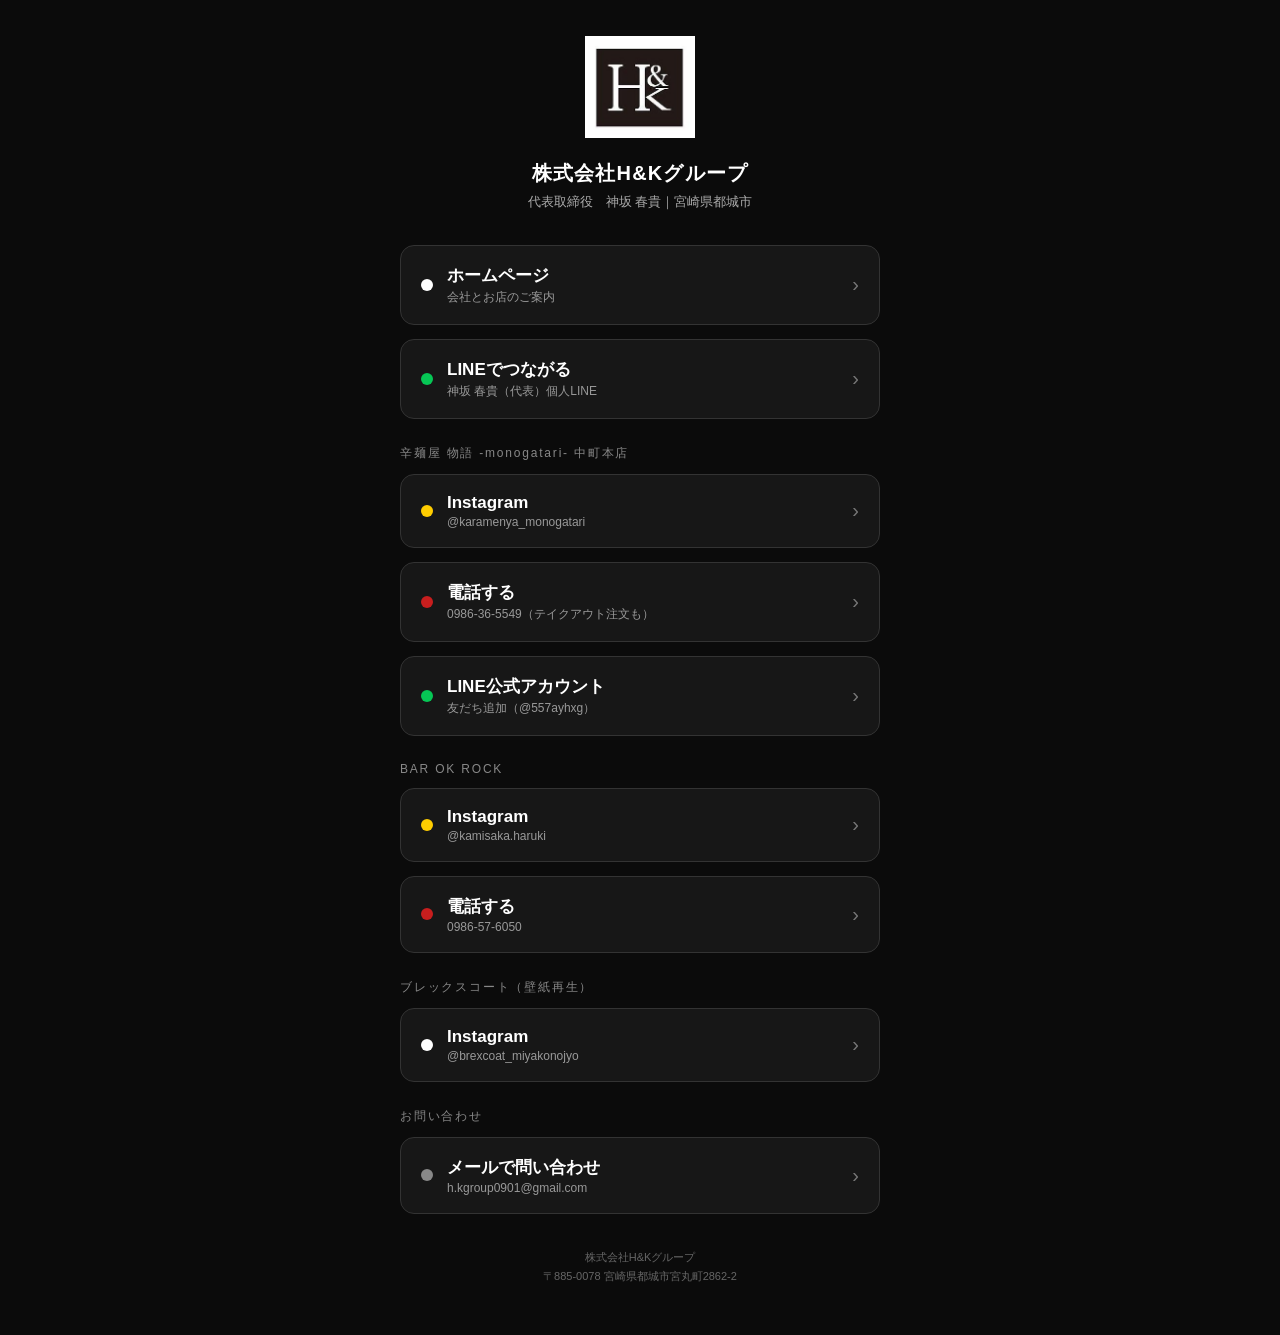
<file: link.html>
<!DOCTYPE html>
<html lang="ja">
<head>
<meta charset="UTF-8">
<meta name="viewport" content="width=device-width, initial-scale=1.0">
<title>株式会社H&Kグループ｜リンク集</title>
<meta name="description" content="株式会社H&Kグループ（都城市）のリンク集。辛麺屋 物語、BAR OK ROCK、ブレックスコートへのリンクとお問い合わせ。">
<style>
  * { margin:0; padding:0; box-sizing:border-box; }
  body { background:#0b0b0b; color:#fff; font-family:"Hiragino Kaku Gothic ProN","Noto Sans JP",sans-serif; padding:36px 20px 48px; }
  .wrap { max-width:480px; margin:0 auto; }
  header { text-align:center; margin-bottom:34px; }
  header img { width:110px; height:auto; border:3px solid #fff; }
  h1 { font-size:20px; margin-top:18px; letter-spacing:.06em; }
  .sub { color:#aaa; font-size:13px; margin-top:6px; }
  .btn { display:flex; align-items:center; gap:14px; background:#171717; border:1px solid #333; border-radius:14px; padding:18px 20px; margin-bottom:14px; color:#fff; text-decoration:none; }
  .btn:active { background:#222; }
  .btn .t { font-size:17px; font-weight:700; }
  .btn .s { font-size:12px; color:#999; margin-top:2px; }
  .btn .arrow { margin-left:auto; color:#777; font-size:20px; }
  .dot { width:12px; height:12px; border-radius:50%; flex:none; }
  .red { background:#c81e1e; } .yellow { background:#ffcd00; } .white { background:#fff; } .gray { background:#888; }
  .sec { color:#888; font-size:12px; letter-spacing:.15em; margin:26px 0 12px; }
  footer { text-align:center; color:#666; font-size:11px; margin-top:34px; line-height:1.8; }
</style>
</head>
<body>
<div class="wrap">
  <header>
    <img src="[data-uri]" alt="H&Kグループ ロゴ">
    <h1>株式会社H&Kグループ</h1>
    <p class="sub">代表取締役　神坂 春貴｜宮崎県都城市</p>
  </header>

  <a class="btn" href="https://hk-group0901.github.io/">
    <span class="dot white"></span>
    <span><span class="t">ホームページ</span><div class="s">会社とお店のご案内</div></span>
    <span class="arrow">›</span>
  </a>

  <a class="btn" href="https://line.me/ti/p/fA444K3LvD">
    <span class="dot" style="background:#06c755"></span>
    <span><span class="t">LINEでつながる</span><div class="s">神坂 春貴（代表）個人LINE</div></span>
    <span class="arrow">›</span>
  </a>

  <p class="sec">辛麺屋 物語 -monogatari- 中町本店</p>
  <a class="btn" href="https://www.instagram.com/karamenya_monogatari/">
    <span class="dot yellow"></span>
    <span><span class="t">Instagram</span><div class="s">@karamenya_monogatari</div></span>
    <span class="arrow">›</span>
  </a>
  <a class="btn" href="tel:0986365549">
    <span class="dot red"></span>
    <span><span class="t">電話する</span><div class="s">0986-36-5549（テイクアウト注文も）</div></span>
    <span class="arrow">›</span>
  </a>

  <a class="btn" href="https://line.me/R/ti/p/@557ayhxg">
    <span class="dot" style="background:#06c755"></span>
    <span><span class="t">LINE公式アカウント</span><div class="s">友だち追加（@557ayhxg）</div></span>
    <span class="arrow">›</span>
  </a>

  <p class="sec">BAR OK ROCK</p>
  <a class="btn" href="https://www.instagram.com/kamisaka.haruki/">
    <span class="dot yellow"></span>
    <span><span class="t">Instagram</span><div class="s">@kamisaka.haruki</div></span>
    <span class="arrow">›</span>
  </a>
  <a class="btn" href="tel:0986576050">
    <span class="dot red"></span>
    <span><span class="t">電話する</span><div class="s">0986-57-6050</div></span>
    <span class="arrow">›</span>
  </a>

  <p class="sec">ブレックスコート（壁紙再生）</p>
  <a class="btn" href="https://www.instagram.com/brexcoat_miyakonojyo/">
    <span class="dot white"></span>
    <span><span class="t">Instagram</span><div class="s">@brexcoat_miyakonojyo</div></span>
    <span class="arrow">›</span>
  </a>

  <p class="sec">お問い合わせ</p>
  <a class="btn" href="mailto:h.kgroup0901@gmail.com">
    <span class="dot gray"></span>
    <span><span class="t">メールで問い合わせ</span><div class="s">h.kgroup0901@gmail.com</div></span>
    <span class="arrow">›</span>
  </a>

  <footer>株式会社H&Kグループ<br>〒885-0078 宮崎県都城市宮丸町2862-2</footer>
</div>
</body>
</html>
</file>
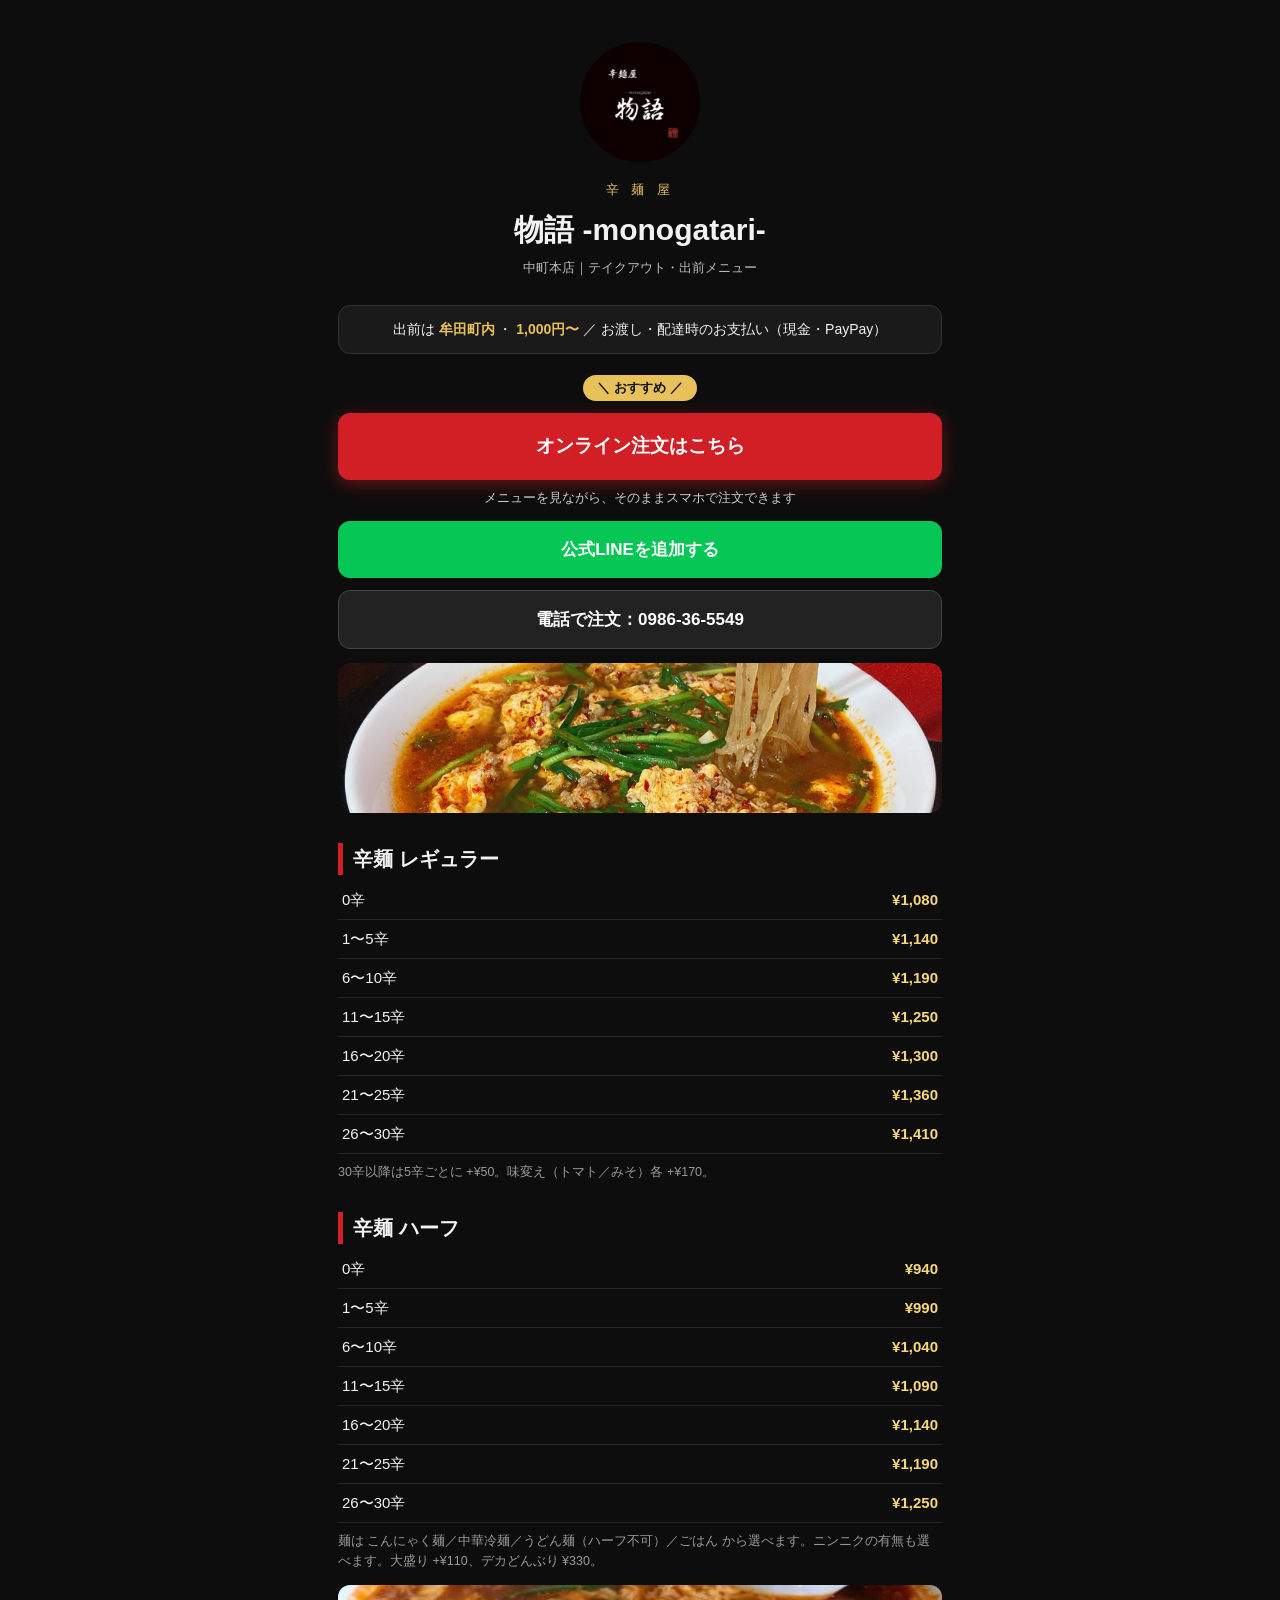
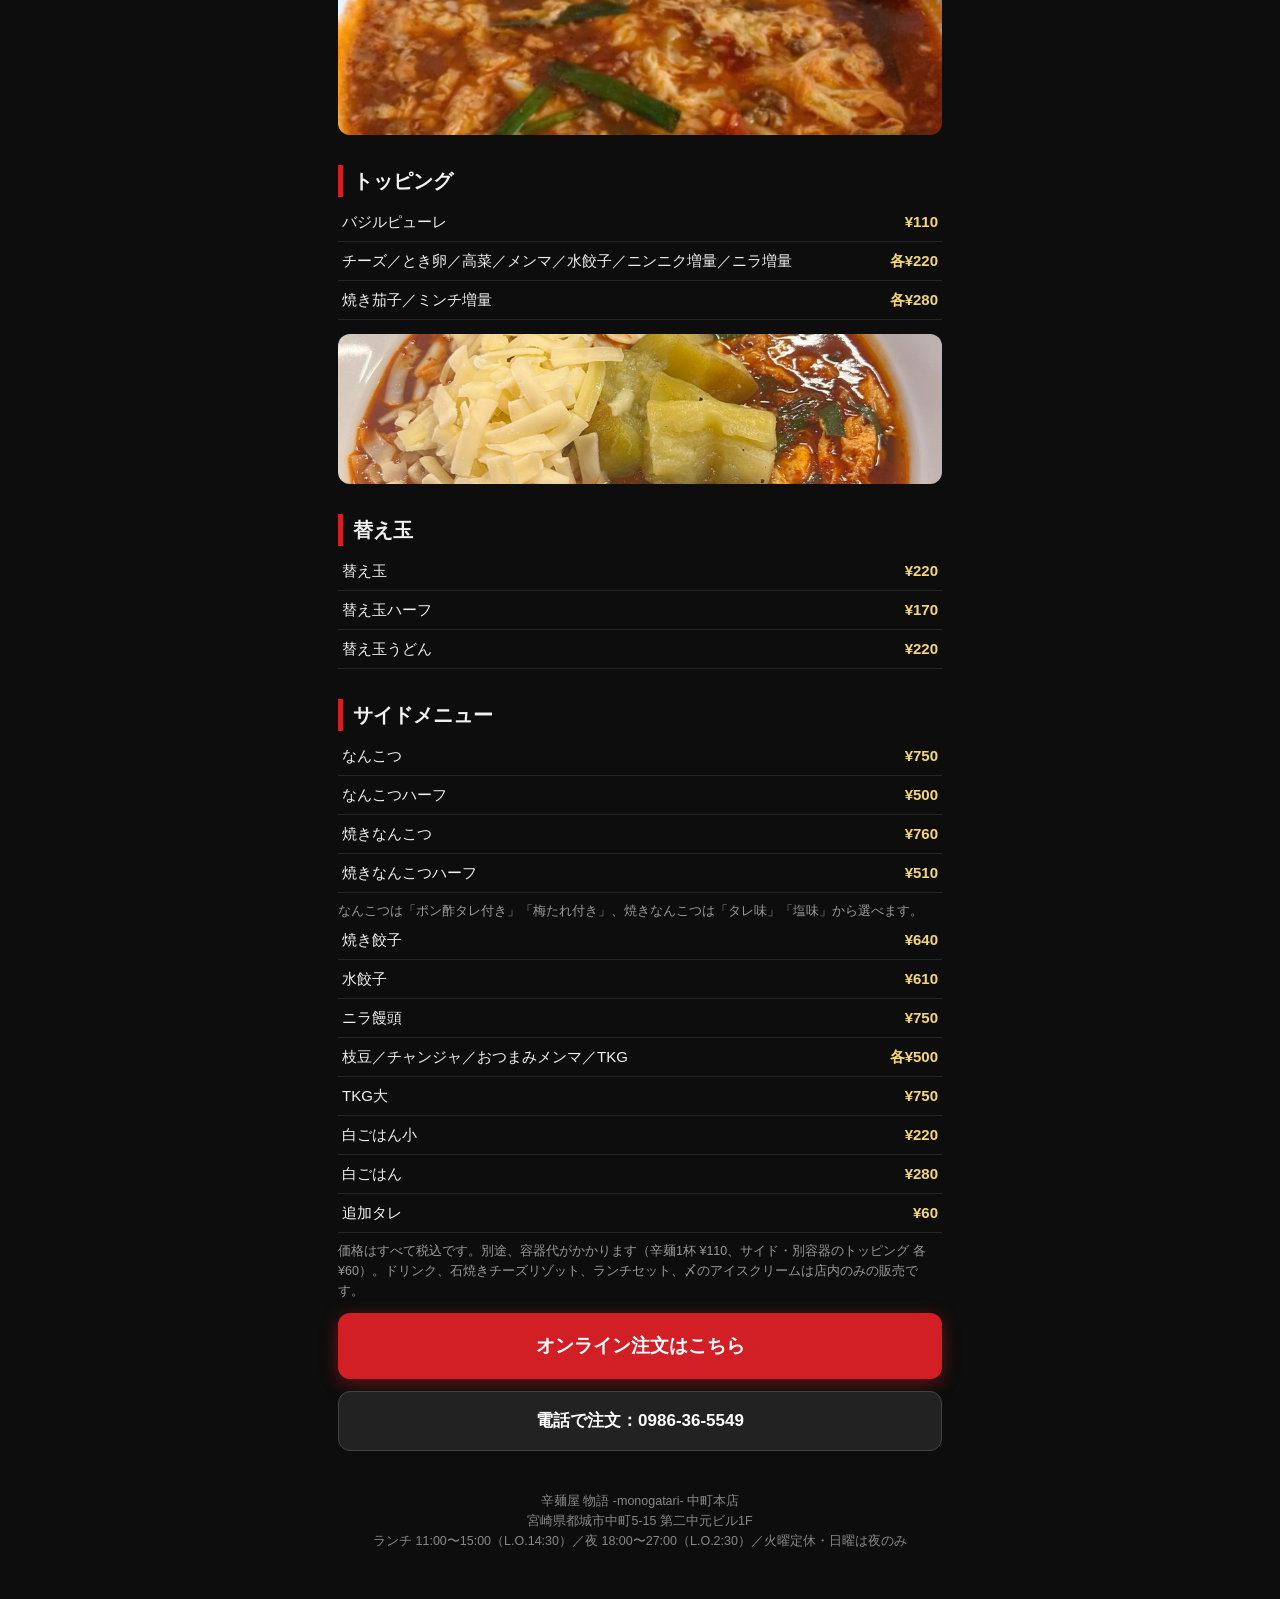
<file: order.html>
<!DOCTYPE html>
<html lang="ja">
<head>
<meta charset="UTF-8">
<meta name="viewport" content="width=device-width, initial-scale=1.0">
<title>テイクアウト・出前メニュー｜辛麺屋 物語 -monogatari- 中町本店</title>
<meta name="description" content="辛麺屋 物語 中町本店のテイクアウト・出前メニュー。出前は牟田町内・1,000円から。オンライン注文、公式LINE、電話注文に対応。">
<style>
  * { margin:0; padding:0; box-sizing:border-box; }
  body { background:#0d0d0d; color:#f2f2f2; font-family:"Hiragino Kaku Gothic ProN","Hiragino Sans","Noto Sans JP",sans-serif; line-height:1.6; }
  .wrap { max-width:640px; margin:0 auto; padding:24px 18px 48px; }
  header { text-align:center; padding:18px 0 8px; }
  header .shop { font-size:13px; letter-spacing:.35em; color:#e8c15a; }
  header h1 { font-size:30px; font-weight:800; margin-top:6px; }
  header .sub { font-size:13px; color:#bbb; margin-top:4px; }
  .cond { background:#1a1a1a; border:1px solid #333; border-radius:12px; padding:12px 16px; margin:18px 0; font-size:14px; text-align:center; }
  .cond b { color:#e8c15a; }
  .btn { display:block; text-align:center; text-decoration:none; font-weight:700; font-size:17px; padding:15px; border-radius:12px; margin:12px 0; }
  .btn-order { background:#d21f26; color:#fff; font-size:19px; padding:18px; box-shadow:0 4px 18px rgba(210,31,38,.45); }
  .rec { text-align:center; margin-top:20px; }
  .rec .badge { display:inline-block; background:#e8c15a; color:#111; font-weight:800; font-size:13px; padding:3px 14px; border-radius:999px; }
  .rec-note { text-align:center; font-size:13px; color:#ccc; margin:-4px 0 10px; }
  .btn-line { background:#06c755; color:#fff; }
  .btn-tel { background:#222; color:#fff; border:1px solid #444; }
  h2 { font-size:20px; margin:30px 0 6px; padding-left:10px; border-left:5px solid #d21f26; }
  h2 small { font-size:12px; color:#999; font-weight:400; }
  table { width:100%; border-collapse:collapse; font-size:15px; }
  td { padding:7px 4px; border-bottom:1px solid #262626; }
  td.p { text-align:right; white-space:nowrap; color:#f5d67b; font-weight:700; width:96px; }
  .note { font-size:12.5px; color:#999; margin:8px 0 0; }
  footer { text-align:center; color:#888; font-size:12.5px; margin-top:40px; }
  footer a { color:#bbb; }
  .logo { width:120px; height:120px; border-radius:50%; object-fit:cover; margin-bottom:10px; }
  .photo { width:100%; height:150px; object-fit:cover; border-radius:12px; margin:14px 0 4px; display:block; }
</style>
</head>
<body>
<div class="wrap">
  <header>
    <img class="logo" src="order-logo.jpg" alt="辛麺屋 物語 ロゴ">
    <div class="shop">辛 麺 屋</div>
    <h1>物語 -monogatari-</h1>
    <div class="sub">中町本店｜テイクアウト・出前メニュー</div>
  </header>

  <div class="cond">出前は <b>牟田町内</b> ・ <b>1,000円〜</b> ／ お渡し・配達時のお支払い（現金・PayPay）</div>

  <div class="rec"><span class="badge">＼ おすすめ ／</span></div>
  <a class="btn btn-order" href="https://alpha-mj.co.jp/demo/karamen/">オンライン注文はこちら</a>
  <p class="rec-note">メニューを見ながら、そのままスマホで注文できます</p>
  <a class="btn btn-line" href="https://line.me/R/ti/p/@557ayhxg">公式LINEを追加する</a>
  <a class="btn btn-tel" href="tel:0986365549">電話で注文：0986-36-5549</a>

  <video class="photo" src="order-hero.mp4" poster="order-hero.jpg" autoplay muted loop playsinline></video>

  <h2>辛麺 レギュラー</h2>
  <table>
    <tr><td>0辛</td><td class="p">¥1,080</td></tr>
    <tr><td>1〜5辛</td><td class="p">¥1,140</td></tr>
    <tr><td>6〜10辛</td><td class="p">¥1,190</td></tr>
    <tr><td>11〜15辛</td><td class="p">¥1,250</td></tr>
    <tr><td>16〜20辛</td><td class="p">¥1,300</td></tr>
    <tr><td>21〜25辛</td><td class="p">¥1,360</td></tr>
    <tr><td>26〜30辛</td><td class="p">¥1,410</td></tr>
  </table>
  <p class="note">30辛以降は5辛ごとに +¥50。味変え（トマト／みそ）各 +¥170。</p>

  <h2>辛麺 ハーフ</h2>
  <table>
    <tr><td>0辛</td><td class="p">¥940</td></tr>
    <tr><td>1〜5辛</td><td class="p">¥990</td></tr>
    <tr><td>6〜10辛</td><td class="p">¥1,040</td></tr>
    <tr><td>11〜15辛</td><td class="p">¥1,090</td></tr>
    <tr><td>16〜20辛</td><td class="p">¥1,140</td></tr>
    <tr><td>21〜25辛</td><td class="p">¥1,190</td></tr>
    <tr><td>26〜30辛</td><td class="p">¥1,250</td></tr>
  </table>
  <p class="note">麺は こんにゃく麺／中華冷麺／うどん麺（ハーフ不可）／ごはん から選べます。ニンニクの有無も選べます。大盛り +¥110、デカどんぶり ¥330。</p>

  <img class="photo" src="order-bowl.jpg" alt="辛麺">

  <h2>トッピング</h2>
  <table>
    <tr><td>バジルピューレ</td><td class="p">¥110</td></tr>
    <tr><td>チーズ／とき卵／高菜／メンマ／水餃子／ニンニク増量／ニラ増量</td><td class="p">各¥220</td></tr>
    <tr><td>焼き茄子／ミンチ増量</td><td class="p">各¥280</td></tr>
  </table>

  <img class="photo" src="order-nasu.jpg" alt="焼き茄子＋チーズトッピング">

  <h2>替え玉</h2>
  <table>
    <tr><td>替え玉</td><td class="p">¥220</td></tr>
    <tr><td>替え玉ハーフ</td><td class="p">¥170</td></tr>
    <tr><td>替え玉うどん</td><td class="p">¥220</td></tr>
  </table>

  <h2>サイドメニュー</h2>
  <table>
    <tr><td>なんこつ</td><td class="p">¥750</td></tr>
    <tr><td>なんこつハーフ</td><td class="p">¥500</td></tr>
    <tr><td>焼きなんこつ</td><td class="p">¥760</td></tr>
    <tr><td>焼きなんこつハーフ</td><td class="p">¥510</td></tr>
  </table>
  <p class="note">なんこつは「ポン酢タレ付き」「梅たれ付き」、焼きなんこつは「タレ味」「塩味」から選べます。</p>
  <table>
    <tr><td>焼き餃子</td><td class="p">¥640</td></tr>
    <tr><td>水餃子</td><td class="p">¥610</td></tr>
    <tr><td>ニラ饅頭</td><td class="p">¥750</td></tr>
    <tr><td>枝豆／チャンジャ／おつまみメンマ／TKG</td><td class="p">各¥500</td></tr>
    <tr><td>TKG大</td><td class="p">¥750</td></tr>
    <tr><td>白ごはん小</td><td class="p">¥220</td></tr>
    <tr><td>白ごはん</td><td class="p">¥280</td></tr>
    <tr><td>追加タレ</td><td class="p">¥60</td></tr>
  </table>
  <p class="note">価格はすべて税込です。別途、容器代がかかります（辛麺1杯 ¥110、サイド・別容器のトッピング 各¥60）。ドリンク、石焼きチーズリゾット、ランチセット、〆のアイスクリームは店内のみの販売です。</p>

  <a class="btn btn-order" href="https://alpha-mj.co.jp/demo/karamen/">オンライン注文はこちら</a>
  <a class="btn btn-tel" href="tel:0986365549">電話で注文：0986-36-5549</a>

  <footer>
    辛麺屋 物語 -monogatari- 中町本店<br>
    宮崎県都城市中町5-15 第二中元ビル1F<br>
    ランチ 11:00〜15:00（L.O.14:30）／夜 18:00〜27:00（L.O.2:30）／火曜定休・日曜は夜のみ
  </footer>
</div>
</body>
</html>
</file>
